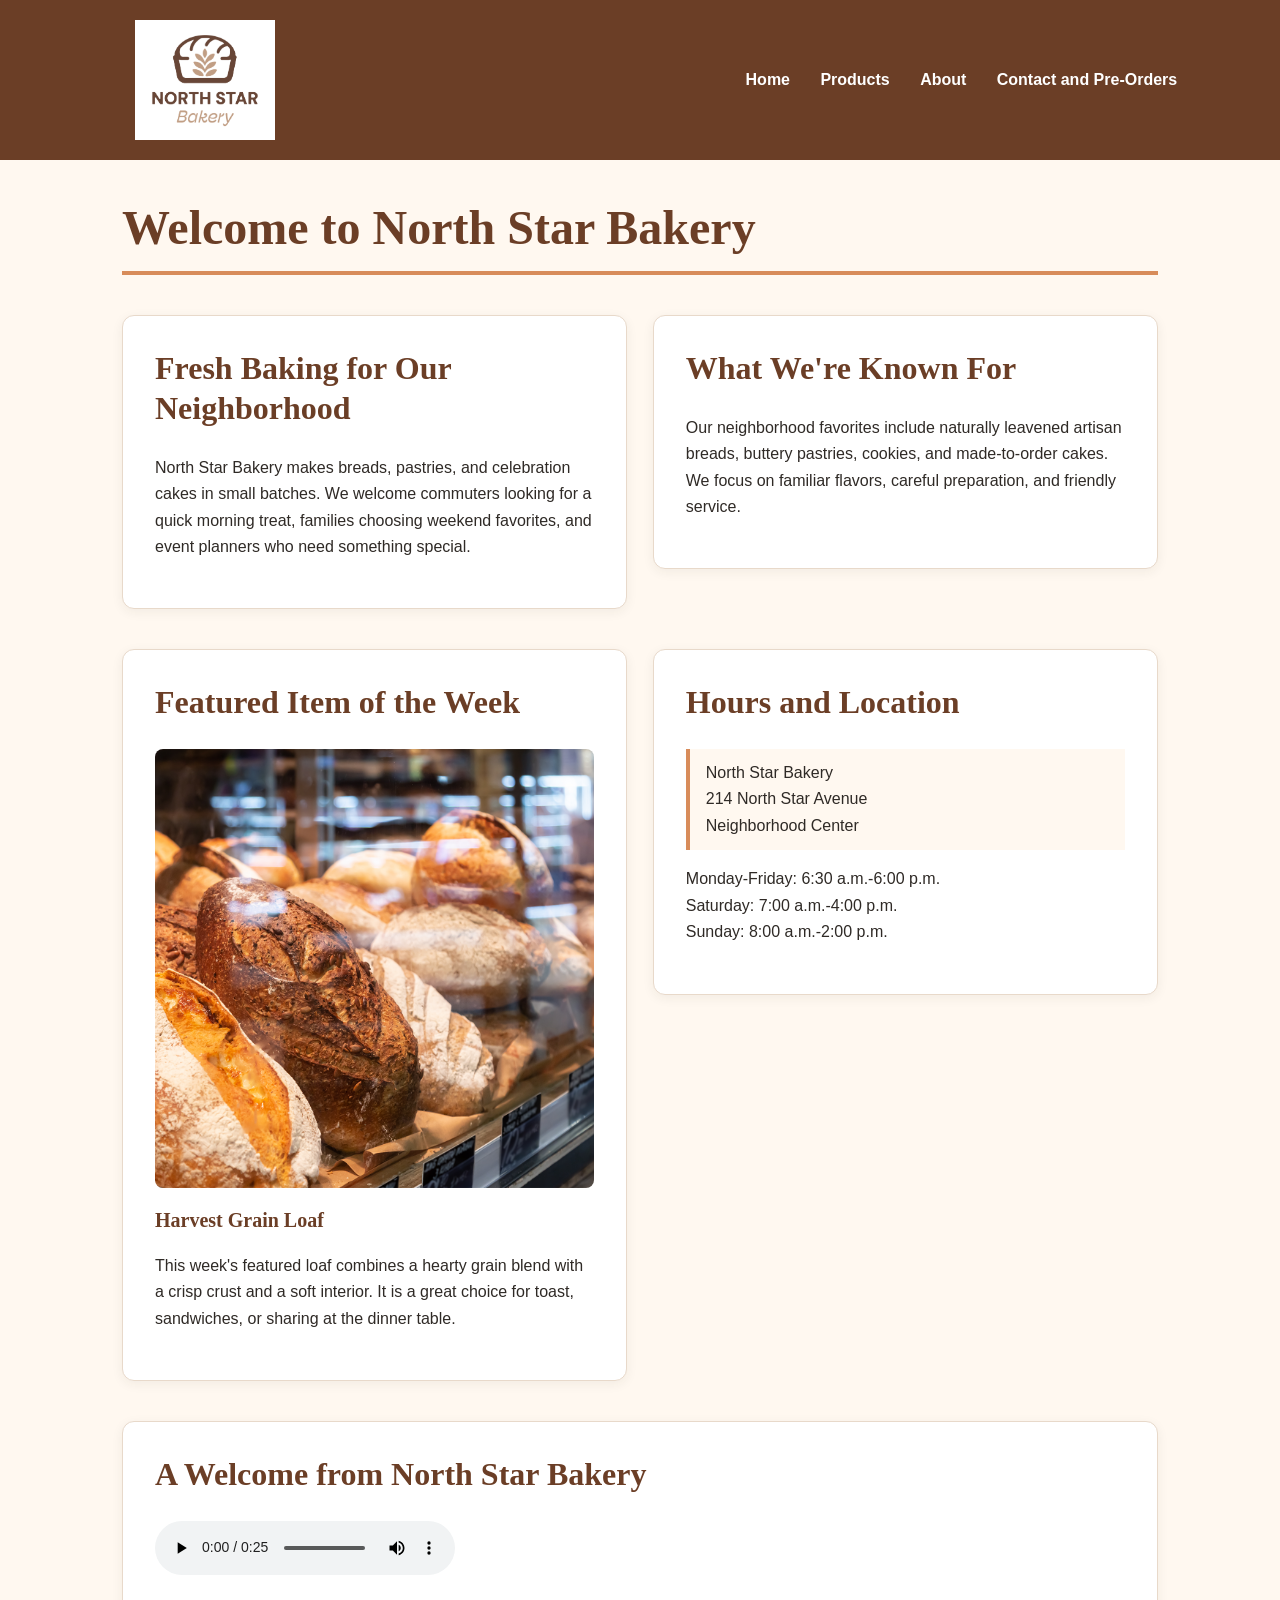
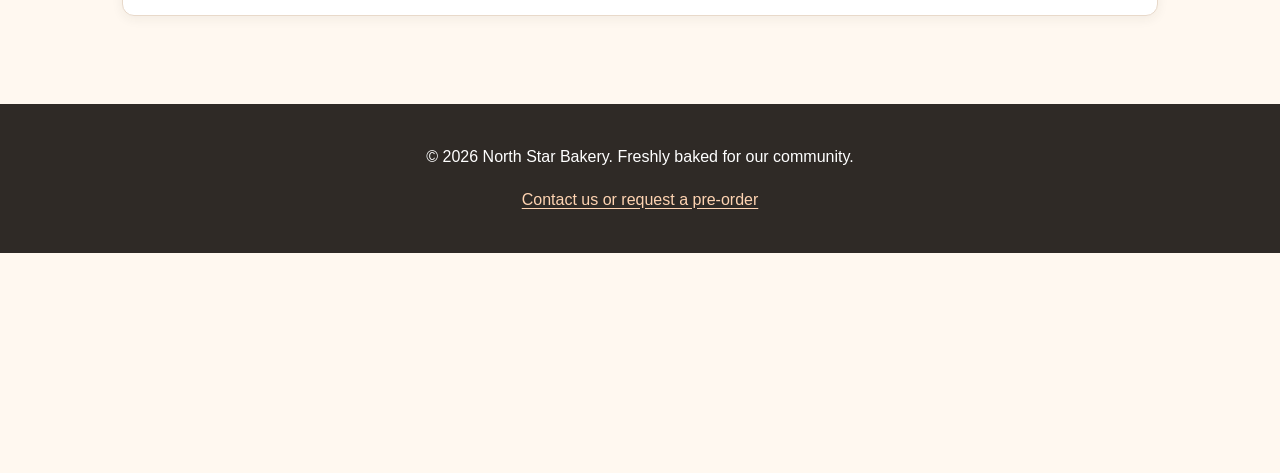
<file: index.html>
<!DOCTYPE html>
<html lang="en">
<head>
    <meta charset="UTF-8">
    <meta name="viewport" content="width=device-width, initial-scale=1.0">
    <title>North Star Bakery | Home</title>
    <link rel="stylesheet" href="style.css">
</head>
<body>
    <header>
        <a href="index.html">
            <img src="images/bakery-logo_c.png"
                 alt="North Star Bakery logo with a loaf of bread and wheat stalk"
                 width="240">
        </a>
        <nav aria-label="Primary navigation">
            <ul>
                <li><a href="index.html">Home</a></li>
                <li><a href="products.html">Products</a></li>
                <li><a href="about.html">About</a></li>
                <li><a href="contact.html">Contact and Pre-Orders</a></li>
            </ul>
        </nav>
    </header>

    <main class="page-content">
        <h1>Welcome to North Star Bakery</h1>

        <section aria-labelledby="welcome-heading">
            <h2 id="welcome-heading">Fresh Baking for Our Neighborhood</h2>
            <p>
                North Star Bakery makes breads, pastries, and celebration cakes in small
                batches. We welcome commuters looking for a quick morning treat, families
                choosing weekend favorites, and event planners who need something special.
            </p>

            <picture>
                <source media="(min-width: 768px)"
                        srcset="images/bakery-feature-large_c.png">
                <img src="images/bakery-feature-small_c.png"
                     alt="Assorted cookies and pastries displayed in the bakery case"
                     width="600">
            </picture>
        </section>

        <section aria-labelledby="known-for-heading">
            <h2 id="known-for-heading">What We're Known For</h2>
            <p>
                Our neighborhood favorites include naturally leavened artisan breads,
                buttery pastries, cookies, and made-to-order cakes. We focus on familiar
                flavors, careful preparation, and friendly service.
            </p>
        </section>

        <section aria-labelledby="featured-heading">
            <h2 id="featured-heading">Featured Item of the Week</h2>
            <img src="images/bakery-bread_c.png"
                 alt="Rustic artisan loaves arranged in a bakery display case"
                 width="600">
            <h3>Harvest Grain Loaf</h3>
            <p>
                This week's featured loaf combines a hearty grain blend with a crisp crust
                and a soft interior. It is a great choice for toast, sandwiches, or sharing
                at the dinner table.
            </p>
        </section>

        <section aria-labelledby="visit-heading">
            <h2 id="visit-heading">Hours and Location</h2>
            <address>
                North Star Bakery<br>
                214 North Star Avenue<br>
                Neighborhood Center
            </address>
            <p>
                Monday-Friday: 6:30 a.m.-6:00 p.m.<br>
                Saturday: 7:00 a.m.-4:00 p.m.<br>
                Sunday: 8:00 a.m.-2:00 p.m.
            </p>
        </section>

        <section aria-labelledby="audio-heading">
            <h2 id="audio-heading">A Welcome from North Star Bakery</h2>
            <audio controls>
                <source src="media/bakery-welcome_c.mp3" type="audio/mpeg">
                Your browser does not support the audio element.
                <a href="media/bakery-welcome_c.mp3">Download the bakery welcome audio</a>.
            </audio>
        </section>
    </main>

    <footer>
        <p>&copy; 2026 North Star Bakery. Freshly baked for our community.</p>
        <p><a href="contact.html">Contact us or request a pre-order</a></p>
    </footer>
</body>
</html>
</file>
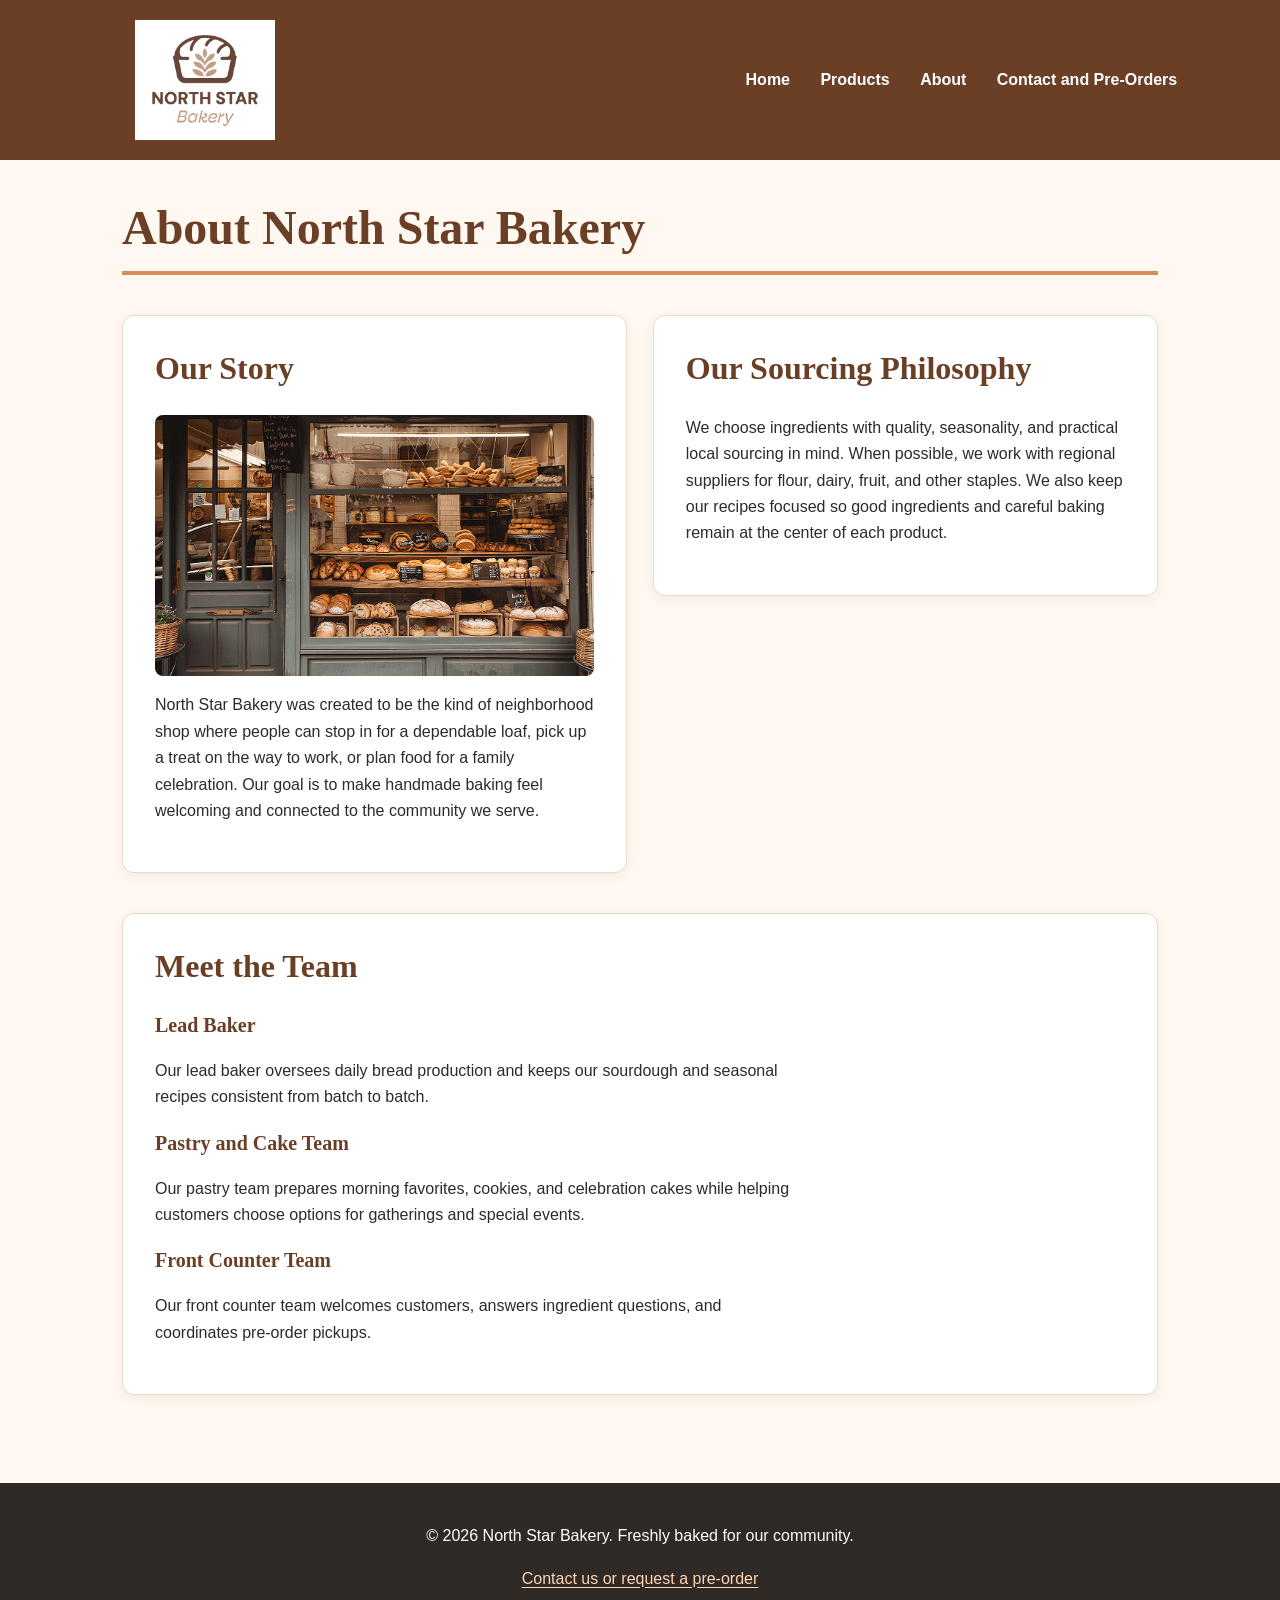
<file: about.html>
<!DOCTYPE html>
<html lang="en">
<head>
    <meta charset="UTF-8">
    <meta name="viewport" content="width=device-width, initial-scale=1.0">
    <title>North Star Bakery | About</title>
    <link rel="stylesheet" href="style.css">
</head>
<body>
    <header>
        <a href="index.html">
            <img src="images/bakery-logo_c.png"
                 alt="North Star Bakery logo with a loaf of bread and wheat stalk"
                 width="240">
        </a>
        <nav aria-label="Primary navigation">
            <ul>
                <li><a href="index.html">Home</a></li>
                <li><a href="products.html">Products</a></li>
                <li><a href="about.html">About</a></li>
                <li><a href="contact.html">Contact and Pre-Orders</a></li>
            </ul>
        </nav>
    </header>

    <main class="page-content">
        <h1>About North Star Bakery</h1>

        <section aria-labelledby="story-heading">
            <h2 id="story-heading">Our Story</h2>
            <img src="images/bakery-storefront_c.png"
                 alt="North Star Bakery storefront with breads and pastries displayed in the window"
                 width="600">
            <p>
                North Star Bakery was created to be the kind of neighborhood shop where
                people can stop in for a dependable loaf, pick up a treat on the way to work,
                or plan food for a family celebration. Our goal is to make handmade baking
                feel welcoming and connected to the community we serve.
            </p>
        </section>

        <section aria-labelledby="sourcing-heading">
            <h2 id="sourcing-heading">Our Sourcing Philosophy</h2>
            <p>
                We choose ingredients with quality, seasonality, and practical local sourcing
                in mind. When possible, we work with regional suppliers for flour, dairy,
                fruit, and other staples. We also keep our recipes focused so good ingredients
                and careful baking remain at the center of each product.
            </p>
        </section>

        <section aria-labelledby="staff-heading">
            <h2 id="staff-heading">Meet the Team</h2>
            <h3>Lead Baker</h3>
            <p>
                Our lead baker oversees daily bread production and keeps our sourdough and
                seasonal recipes consistent from batch to batch.
            </p>
            <h3>Pastry and Cake Team</h3>
            <p>
                Our pastry team prepares morning favorites, cookies, and celebration cakes
                while helping customers choose options for gatherings and special events.
            </p>
            <h3>Front Counter Team</h3>
            <p>
                Our front counter team welcomes customers, answers ingredient questions,
                and coordinates pre-order pickups.
            </p>
        </section>
    </main>

    <footer>
        <p>&copy; 2026 North Star Bakery. Freshly baked for our community.</p>
        <p><a href="contact.html">Contact us or request a pre-order</a></p>
    </footer>
</body>
</html>
</file>
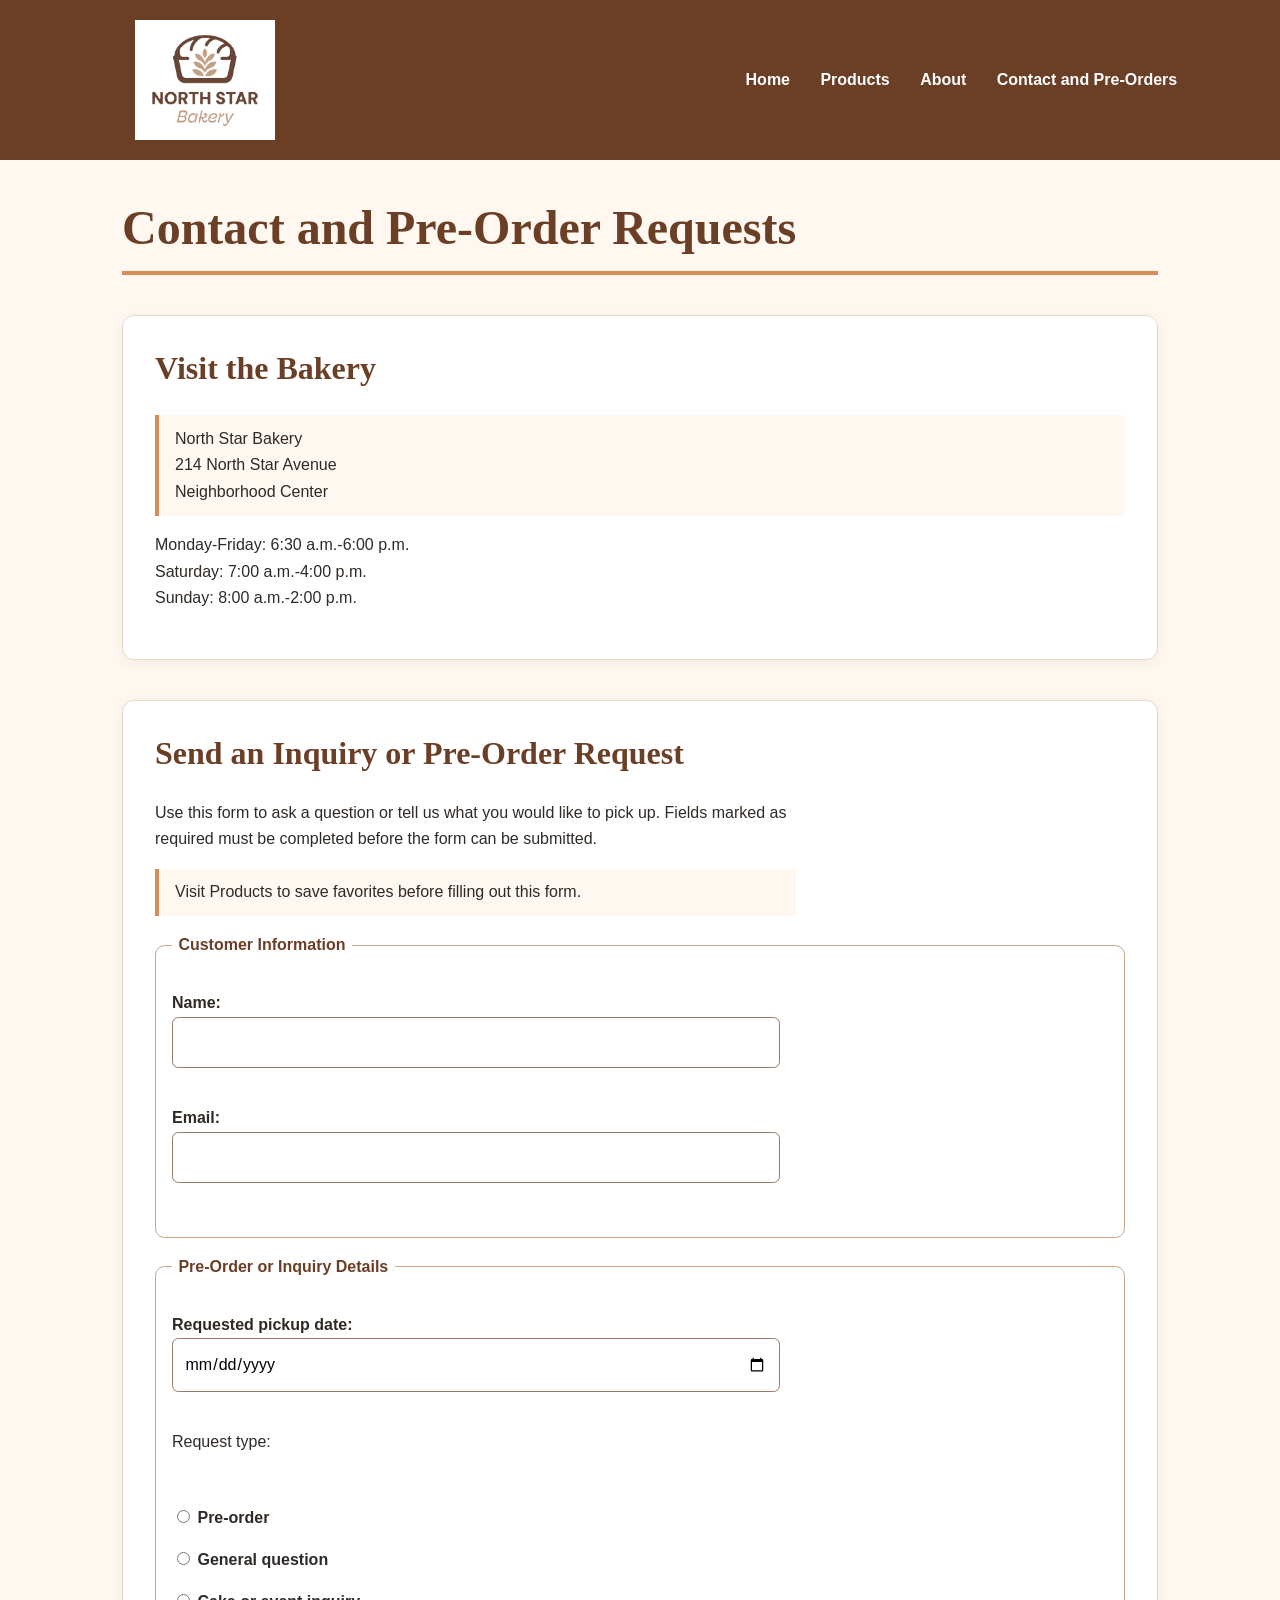
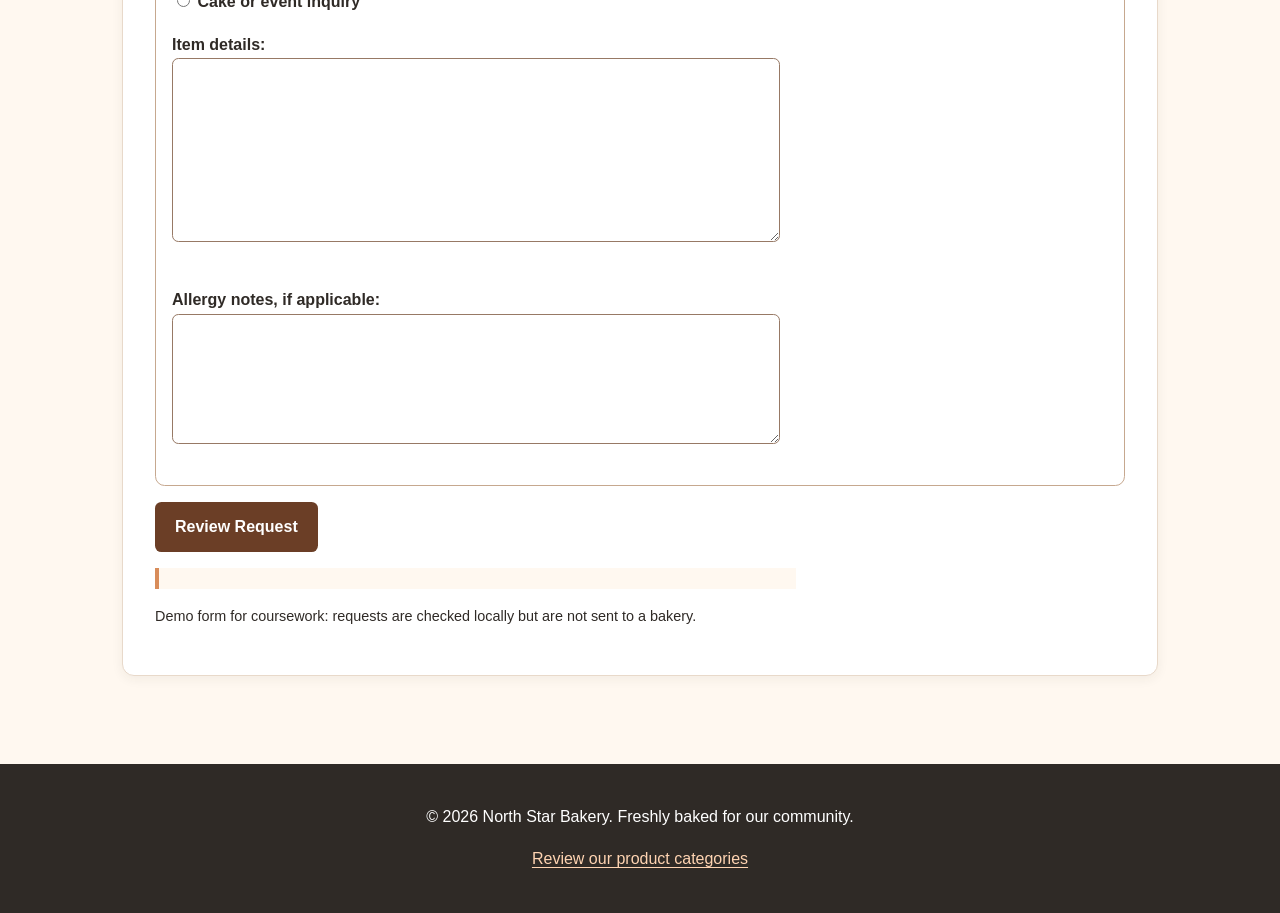
<file: contact.html>
<!DOCTYPE html>
<html lang="en">
<head>
    <meta charset="UTF-8">
    <meta name="viewport" content="width=device-width, initial-scale=1.0">
    <title>North Star Bakery | Contact and Pre-Orders</title>
    <link rel="stylesheet" href="style.css">
</head>
<body>
    <header>
        <a href="index.html">
            <img src="images/bakery-logo_c.png"
                 alt="North Star Bakery logo with a loaf of bread and wheat stalk"
                 width="240">
        </a>
        <nav aria-label="Primary navigation">
            <ul>
                <li><a href="index.html">Home</a></li>
                <li><a href="products.html">Products</a></li>
                <li><a href="about.html">About</a></li>
                <li><a href="contact.html">Contact and Pre-Orders</a></li>
            </ul>
        </nav>
    </header>

    <main class="page-content">
        <h1>Contact and Pre-Order Requests</h1>

        <section aria-labelledby="location-heading">
            <h2 id="location-heading">Visit the Bakery</h2>
            <address>
                North Star Bakery<br>
                214 North Star Avenue<br>
                Neighborhood Center
            </address>
            <p>
                Monday-Friday: 6:30 a.m.-6:00 p.m.<br>
                Saturday: 7:00 a.m.-4:00 p.m.<br>
                Sunday: 8:00 a.m.-2:00 p.m.
            </p>
        </section>

        <section aria-labelledby="form-heading">
            <h2 id="form-heading">Send an Inquiry or Pre-Order Request</h2>
            <p>
                Use this form to ask a question or tell us what you would like to pick up.
                Fields marked as required must be completed before the form can be submitted.
            </p>

            <p id="saved-favorites" class="status-message" role="status"></p>
            <form id="inquiry-form" action="#" method="post" novalidate>
                <fieldset>
                    <legend>Customer Information</legend>

                    <p>
                        <label for="name">Name:</label><br>
                        <input type="text" id="name" name="name"
                               autocomplete="name" required aria-describedby="name-error">
                        <span class="field-error" id="name-error" aria-live="polite"></span>
                    </p>

                    <p>
                        <label for="email">Email:</label><br>
                        <input type="email" id="email" name="email"
                               autocomplete="email" required aria-describedby="email-error">
                        <span class="field-error" id="email-error" aria-live="polite"></span>
                    </p>
                </fieldset>

                <fieldset>
                    <legend>Pre-Order or Inquiry Details</legend>

                    <p>
                        <label for="pickup-date">Requested pickup date:</label><br>
                        <input type="date" id="pickup-date" name="pickup-date" required aria-describedby="pickup-date-error">
                        <span class="field-error" id="pickup-date-error" aria-live="polite"></span>
                    </p>

                    <p>Request type:</p>
                    <span class="field-error" id="request-type-error" aria-live="polite"></span>
                    <p>
                        <input type="radio" id="preorder" name="request-type"
                               value="preorder" required>
                        <label for="preorder">Pre-order</label>
                    </p>
                    <p>
                        <input type="radio" id="question" name="request-type"
                               value="general-question">
                        <label for="question">General question</label>
                    </p>
                    <p>
                        <input type="radio" id="cake" name="request-type"
                               value="cake-inquiry">
                        <label for="cake">Cake or event inquiry</label>
                    </p>

                    <p>
                        <label for="item-details">Item details:</label><br>
                        <textarea id="item-details" name="item-details" rows="6" cols="45"
                                  minlength="5" required aria-describedby="item-details-error"></textarea>
                        <span class="field-error" id="item-details-error" aria-live="polite"></span>
                    </p>

                    <p>
                        <label for="allergy-notes">Allergy notes, if applicable:</label><br>
                        <textarea id="allergy-notes" name="allergy-notes"
                                  rows="4" cols="45"></textarea>
                    </p>
                </fieldset>

                <button type="submit">Review Request</button>
                <p id="form-status" class="status-message" role="status" aria-live="polite"></p>
                <p class="form-note">Demo form for coursework: requests are checked locally but are not sent to a bakery.</p>
            </form>
        </section>
    </main>

    <footer>
        <p>&copy; 2026 North Star Bakery. Freshly baked for our community.</p>
        <p><a href="products.html">Review our product categories</a></p>
    </footer>
    <script src="app.js" defer></script>
</body>
</html>
</file>
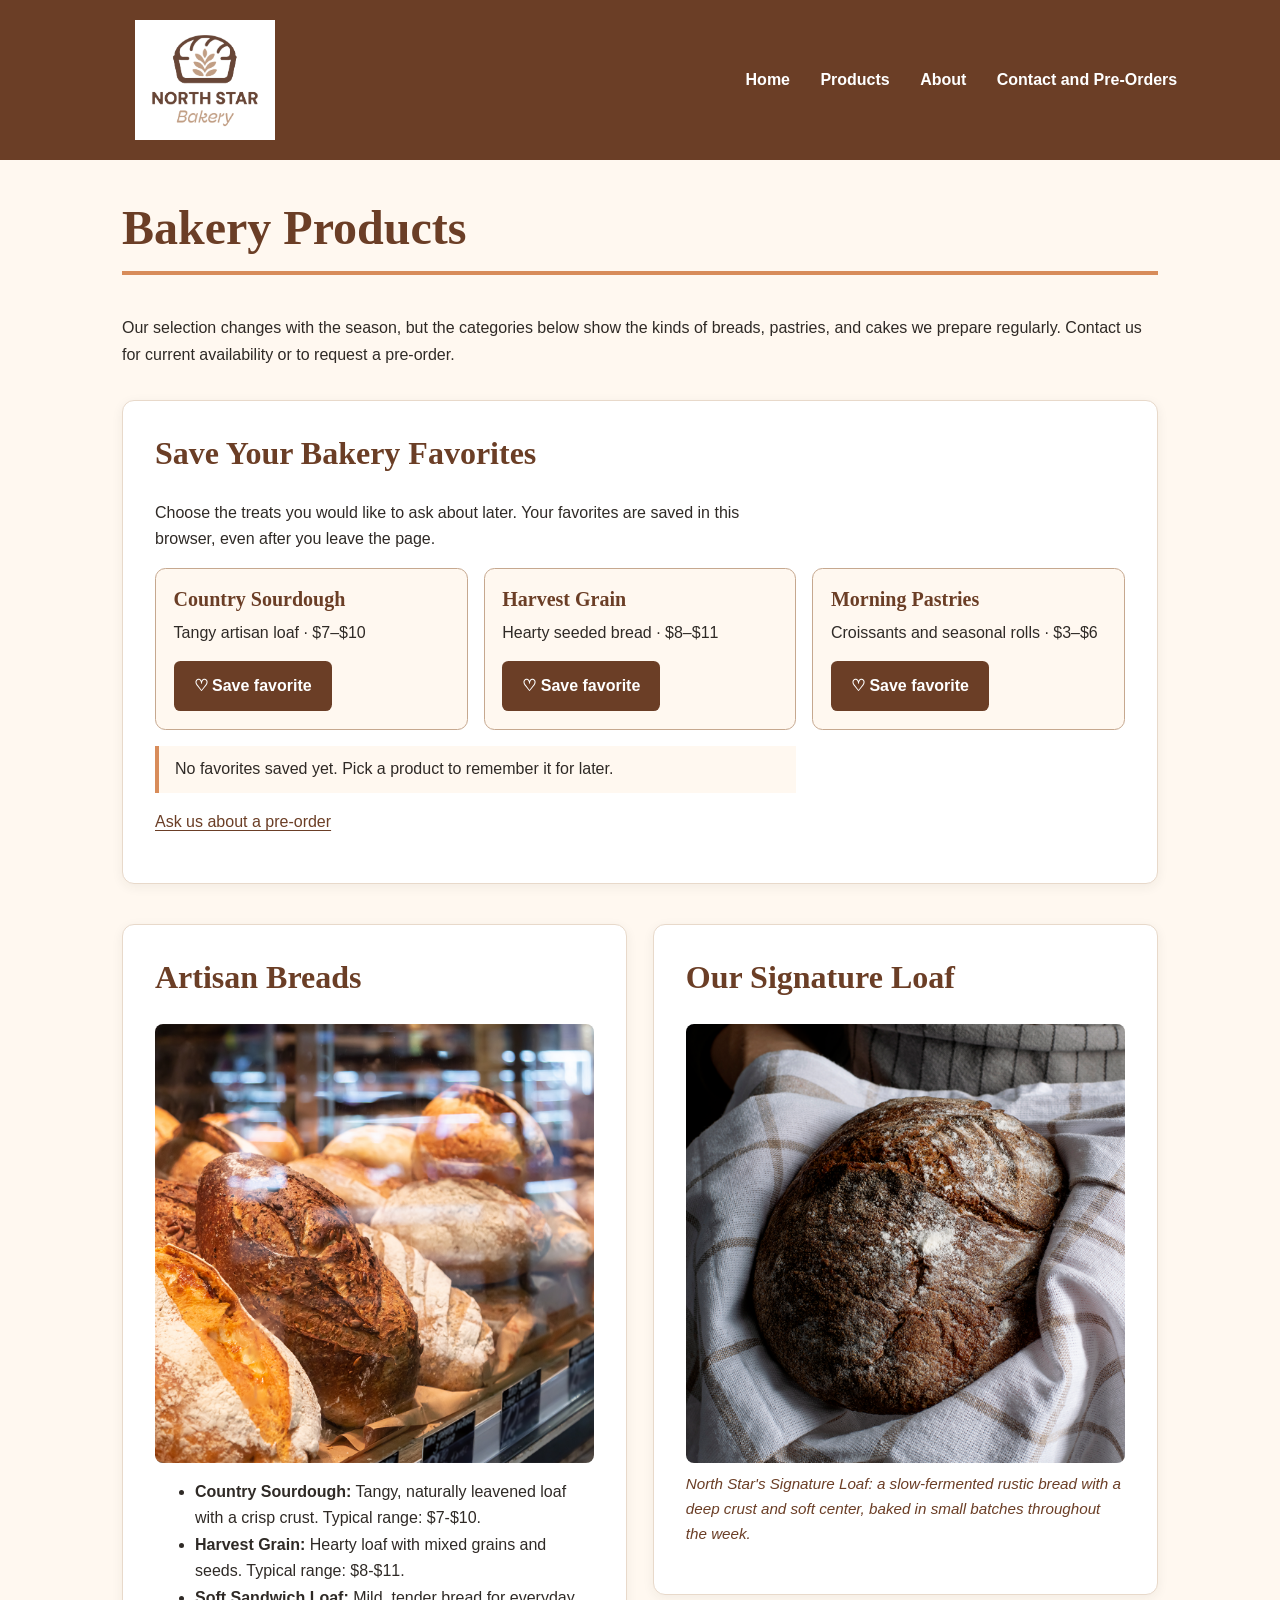
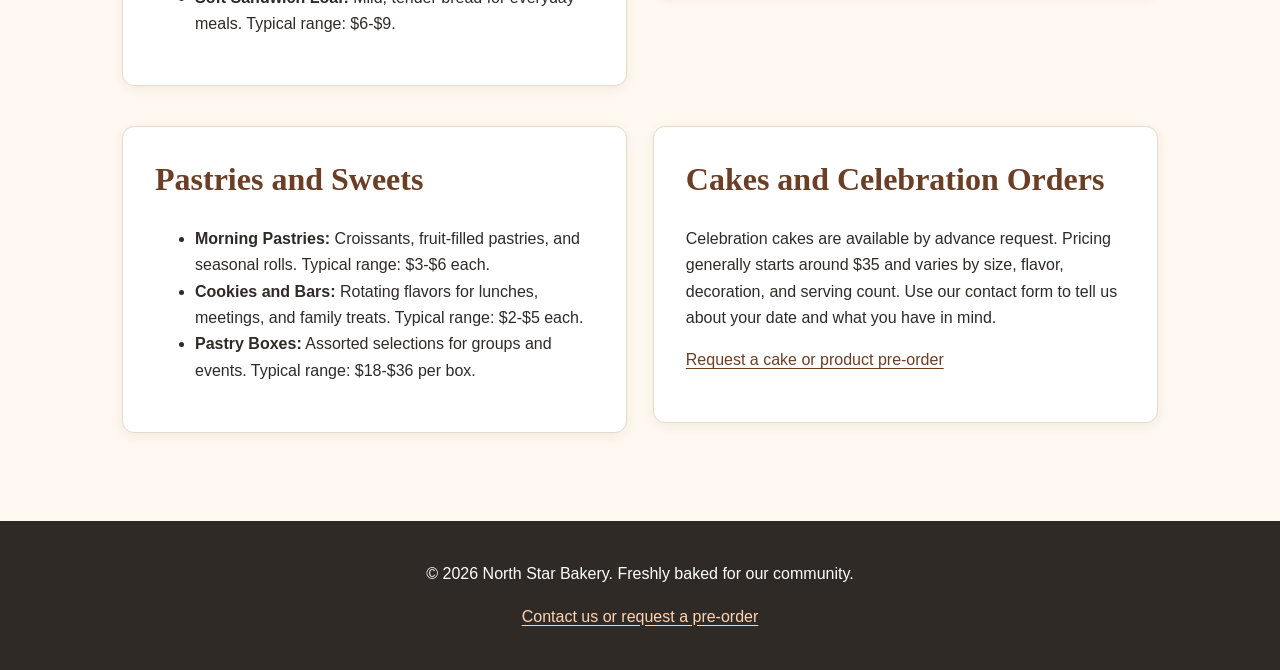
<file: products.html>
<!DOCTYPE html>
<html lang="en">
<head>
    <meta charset="UTF-8">
    <meta name="viewport" content="width=device-width, initial-scale=1.0">
    <title>North Star Bakery | Products</title>
    <link rel="stylesheet" href="style.css">
</head>
<body>
    <header>
        <a href="index.html">
            <img src="images/bakery-logo_c.png"
                 alt="North Star Bakery logo with a loaf of bread and wheat stalk"
                 width="240">
        </a>
        <nav aria-label="Primary navigation">
            <ul>
                <li><a href="index.html">Home</a></li>
                <li><a href="products.html">Products</a></li>
                <li><a href="about.html">About</a></li>
                <li><a href="contact.html">Contact and Pre-Orders</a></li>
            </ul>
        </nav>
    </header>

    <main class="page-content">
        <h1>Bakery Products</h1>
        <p>
            Our selection changes with the season, but the categories below show the kinds
            of breads, pastries, and cakes we prepare regularly. Contact us for current
            availability or to request a pre-order.
        </p>


        <section class="favorite-section" aria-labelledby="favorites-heading">
            <h2 id="favorites-heading">Save Your Bakery Favorites</h2>
            <p>Choose the treats you would like to ask about later. Your favorites are saved in this browser, even after you leave the page.</p>
            <div id="favorite-grid" class="favorite-grid" aria-label="Bakery products to save"></div>
            <p id="favorites-summary" class="status-message" role="status" aria-live="polite">Loading your favorites…</p>
            <p><a href="contact.html">Ask us about a pre-order</a></p>
        </section>

        <section aria-labelledby="breads-heading">
            <h2 id="breads-heading">Artisan Breads</h2>
            <img src="images/bakery-bread_c.png"
                 alt="Several crusty artisan bread loaves in the North Star Bakery case"
                 width="600">
            <ul>
                <li>
                    <strong>Country Sourdough:</strong> Tangy, naturally leavened loaf with
                    a crisp crust. Typical range: $7-$10.
                </li>
                <li>
                    <strong>Harvest Grain:</strong> Hearty loaf with mixed grains and seeds.
                    Typical range: $8-$11.
                </li>
                <li>
                    <strong>Soft Sandwich Loaf:</strong> Mild, tender bread for everyday meals.
                    Typical range: $6-$9.
                </li>
            </ul>
        </section>

        <section aria-labelledby="signature-heading">
            <h2 id="signature-heading">Our Signature Loaf</h2>
            <figure>
                <img src="images/bakery-signature-loaf_c.png"
                     alt="Round rustic North Star signature loaf resting in a linen cloth"
                     width="600">
                <figcaption>
                    North Star's Signature Loaf: a slow-fermented rustic bread with a deep
                    crust and soft center, baked in small batches throughout the week.
                </figcaption>
            </figure>
        </section>

        <section aria-labelledby="pastries-heading">
            <h2 id="pastries-heading">Pastries and Sweets</h2>
            <ul>
                <li>
                    <strong>Morning Pastries:</strong> Croissants, fruit-filled pastries,
                    and seasonal rolls. Typical range: $3-$6 each.
                </li>
                <li>
                    <strong>Cookies and Bars:</strong> Rotating flavors for lunches,
                    meetings, and family treats. Typical range: $2-$5 each.
                </li>
                <li>
                    <strong>Pastry Boxes:</strong> Assorted selections for groups and events.
                    Typical range: $18-$36 per box.
                </li>
            </ul>
        </section>

        <section aria-labelledby="cakes-heading">
            <h2 id="cakes-heading">Cakes and Celebration Orders</h2>
            <p>
                Celebration cakes are available by advance request. Pricing generally starts
                around $35 and varies by size, flavor, decoration, and serving count. Use our
                contact form to tell us about your date and what you have in mind.
            </p>
            <p><a href="contact.html">Request a cake or product pre-order</a></p>
        </section>
    </main>

    <footer>
        <p>&copy; 2026 North Star Bakery. Freshly baked for our community.</p>
        <p><a href="contact.html">Contact us or request a pre-order</a></p>
    </footer>
    <script src="app.js" defer></script>
</body>
</html>
</file>
<file: style.css>
/* North Star Bakery — mobile-first design system
   Colors: cream, brown, peach, charcoal | Fonts: Georgia and Arial */
:root { --cream:#FFF8F0; --brown:#6B3E26; --peach:#D88C5A; --charcoal:#2F2A26; }
* { box-sizing:border-box; }
html { scroll-behavior:smooth; }
body { margin:0; background:var(--cream); color:var(--charcoal); font:1rem/1.65 Arial, Helvetica, sans-serif; }
h1,h2,h3 { font-family:Georgia, 'Times New Roman', serif; line-height:1.25; color:var(--brown); }
h1 {font-size:clamp(2rem,5vw,3rem);} h2{font-size:clamp(1.45rem,3vw,2rem);} h3{font-size:1.25rem;}
a { color:var(--brown); text-underline-offset:.2em; } a:hover {color:#943d16;} a:focus-visible,button:focus-visible,input:focus-visible,textarea:focus-visible {outline:3px solid var(--peach);outline-offset:3px;}
header { background:var(--brown); padding:1.25rem max(1rem,calc((100vw - 1100px)/2)); display:flex; flex-direction:column; gap:1rem; align-items:center; }
header img { display:block; width:min(230px,70vw); height:auto; max-height:120px; object-fit:contain; }
nav { width:100%; }
nav ul { list-style:none; display:flex; flex-wrap:wrap; gap:.5rem; justify-content:center; margin:0; padding:0; }
nav a { display:block; padding:.5rem .8rem; border-radius:.45rem; color:white; text-decoration:none; font-weight:bold; }
nav a:hover,nav a:focus-visible {background:var(--peach); color:var(--charcoal);}
.page-content {max-width:1100px; margin:auto; padding:1.5rem 1rem 3rem;}
main > h1 {margin:0 0 1.5rem; padding-bottom:.8rem; border-bottom:4px solid var(--peach);}
section {background:white; border:1px solid #e8d9ca; border-radius:12px; padding:1.2rem; margin:1rem 0 1.5rem; box-shadow:0 3px 12px #2f2a2610;}
section h2:first-child{margin-top:0;} section p {max-width:72ch;}
img,video {max-width:100%; height:auto;} picture img, section > img, figure img {display:block; border-radius:8px; max-width:100%;}
figure {margin:1rem 0; } figcaption {font-size:.95rem; color:var(--brown); font-style:italic; margin-top:.5rem;}
address {font-style:normal; padding:.7rem 1rem; background:var(--cream); border-left:4px solid var(--peach);}
fieldset {border:1px solid #c6a88f; border-radius:.6rem; padding:1rem; margin:1rem 0; min-width:0;}
legend {font-weight:bold; color:var(--brown); padding:0 .4rem;}
label {font-weight:600;} input:not([type='radio']), textarea,select {width:100%; max-width:38rem; padding:.72rem; border:1px solid #977965; border-radius:.4rem; background:#fff; font:inherit;}
input[type='radio'] {accent-color:var(--brown);} button,input[type='submit'] {background:var(--brown);color:white;border:0;border-radius:.4rem;padding:.75rem 1.25rem;font:inherit;font-weight:bold;cursor:pointer;}
button:hover,input[type='submit']:hover {background:#84462b;}
footer {padding:1.5rem max(1rem,calc((100vw - 1100px)/2)); background:var(--charcoal); color:white;text-align:center;} footer a {color:#ffd4b2;}
@media (min-width:760px) {
 header {flex-direction:row;justify-content:space-between;} nav {width:auto;}
 nav ul {justify-content:flex-end;gap:.3rem;}
 .page-content {padding:2.4rem 2rem 4rem;}
 section {padding:2rem;}
 main {display:flex;flex-wrap:wrap;gap:0 1.6rem;align-items:flex-start;}
 main > h1 {flex-basis:100%;}
 main > section {flex:1 1 calc(50% - 1.6rem);min-width:290px;}
 section:has(form), section:has(video) {flex-basis:100%;}
}


/* Touchstone 4: product favorites, status and inline validation */
.favorite-section {flex-basis:100%;}
.favorite-grid {display:flex;flex-direction:column;gap:1rem;margin-top:1rem;}
.favorite-card {flex:1;border:1px solid #c6a88f;border-radius:.65rem;background:var(--cream);padding:1.1rem;display:flex;flex-direction:column;align-items:flex-start;gap:.5rem;}
.favorite-card h3 {margin:0;} .favorite-card p{margin:0 0 .4rem;}
.favorite-card button[aria-pressed="true"] {background:var(--charcoal);}
.status-message {border-left:4px solid var(--peach);padding:.65rem 1rem;background:var(--cream);margin:1rem 0;}
.field-error {display:block;color:#9b251f;font-weight:700;font-size:.9rem;margin-top:.25rem;min-height:1.2em;}
.field-invalid {border:2px solid #9b251f!important;}
.form-note {font-size:.9rem;}
@media(min-width:760px){.favorite-grid{flex-direction:row;}}
</file>
